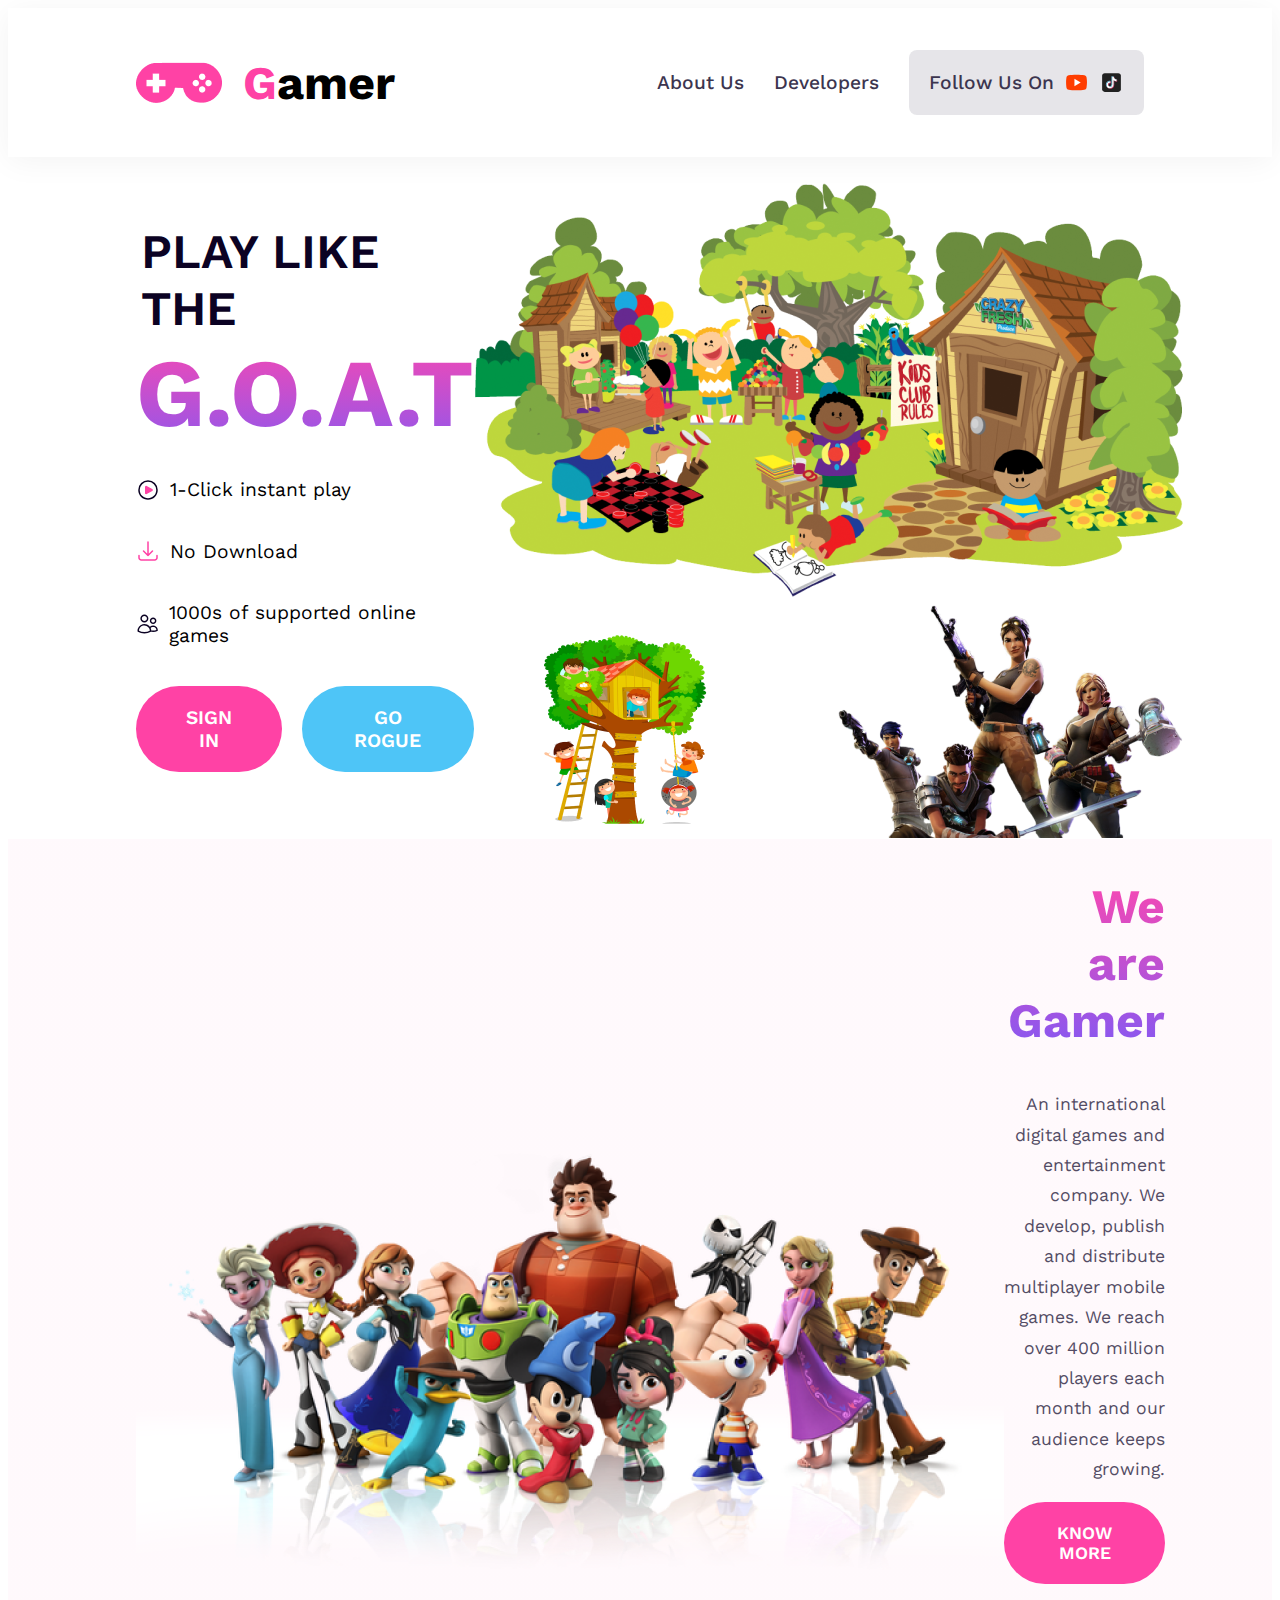
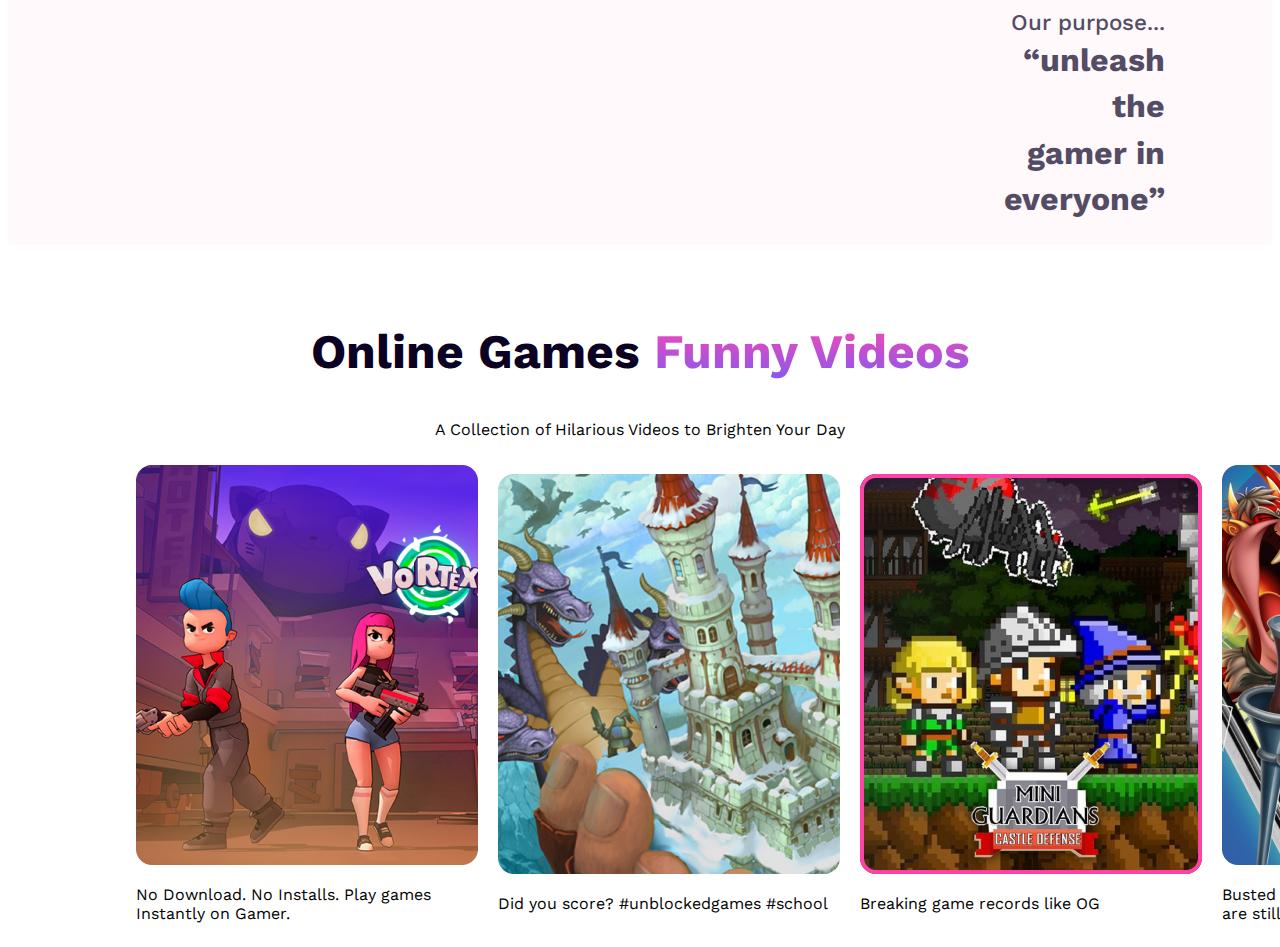
<file: main.html>
<!DOCTYPE html>
<html lang="en">
<head>
    <meta charset="UTF-8">
    <meta name="viewport" content="width=device-width, initial-scale=1.0">
    <title>Gamer Zone</title>
    <link rel="stylesheet" href="styles.css">
    <style>
        @import url('https://fonts.googleapis.com/css2?family=Work+Sans:wght@400;500;600;700;800&display=swap');
      </style>
</head>
<body>
    <!--Header Start-->
    <header>
        <!--This is Navbar Start-->
        <nav class="navbar-container">
            <div class="nav-items">
                <div class="logo">
                    <img src="./images/Frame.png" alt="" class="logo-img">
                    <h3><span class="pink-text">G</span>amer</h3>
                </div>
                <div class="menu-container">
                    <ul class="menu">
                        <li class="menu-text">About Us</li>
                        <li class="menu-text">Developers</li>
                        <li><button class="menu-text">Follow Us On <svg xmlns="http://www.w3.org/2000/svg" x="0px" y="0px" width="25" height="25" viewBox="0 0 48 48">
                            <path fill="#FF3D00" d="M43.2,33.9c-0.4,2.1-2.1,3.7-4.2,4c-3.3,0.5-8.8,1.1-15,1.1c-6.1,0-11.6-0.6-15-1.1c-2.1-0.3-3.8-1.9-4.2-4C4.4,31.6,4,28.2,4,24c0-4.2,0.4-7.6,0.8-9.9c0.4-2.1,2.1-3.7,4.2-4C12.3,9.6,17.8,9,24,9c6.2,0,11.6,0.6,15,1.1c2.1,0.3,3.8,1.9,4.2,4c0.4,2.3,0.9,5.7,0.9,9.9C44,28.2,43.6,31.6,43.2,33.9z"></path><path fill="#FFF" d="M20 31L20 17 32 24z"></path>
                            </svg> <svg xmlns="http://www.w3.org/2000/svg" x="0px" y="0px" width="25" height="25" viewBox="0 0 48 48">
                                <path fill="#212121" fill-rule="evenodd" d="M10.904,6h26.191C39.804,6,42,8.196,42,10.904v26.191 C42,39.804,39.804,42,37.096,42H10.904C8.196,42,6,39.804,6,37.096V10.904C6,8.196,8.196,6,10.904,6z" clip-rule="evenodd"></path><path fill="#ec407a" fill-rule="evenodd" d="M29.208,20.607c1.576,1.126,3.507,1.788,5.592,1.788v-4.011 c-0.395,0-0.788-0.041-1.174-0.123v3.157c-2.085,0-4.015-0.663-5.592-1.788v8.184c0,4.094-3.321,7.413-7.417,7.413 c-1.528,0-2.949-0.462-4.129-1.254c1.347,1.376,3.225,2.23,5.303,2.23c4.096,0,7.417-3.319,7.417-7.413L29.208,20.607L29.208,20.607 z M30.657,16.561c-0.805-0.879-1.334-2.016-1.449-3.273v-0.516h-1.113C28.375,14.369,29.331,15.734,30.657,16.561L30.657,16.561z M19.079,30.832c-0.45-0.59-0.693-1.311-0.692-2.053c0-1.873,1.519-3.391,3.393-3.391c0.349,0,0.696,0.053,1.029,0.159v-4.1 c-0.389-0.053-0.781-0.076-1.174-0.068v3.191c-0.333-0.106-0.68-0.159-1.03-0.159c-1.874,0-3.393,1.518-3.393,3.391 C17.213,29.127,17.972,30.274,19.079,30.832z" clip-rule="evenodd"></path><path fill="#fff" fill-rule="evenodd" d="M28.034,19.63c1.576,1.126,3.507,1.788,5.592,1.788v-3.157 c-1.164-0.248-2.194-0.856-2.969-1.701c-1.326-0.827-2.281-2.191-2.561-3.788h-2.923v16.018c-0.007,1.867-1.523,3.379-3.393,3.379 c-1.102,0-2.081-0.525-2.701-1.338c-1.107-0.558-1.866-1.705-1.866-3.029c0-1.873,1.519-3.391,3.393-3.391 c0.359,0,0.705,0.056,1.03,0.159V21.38c-4.024,0.083-7.26,3.369-7.26,7.411c0,2.018,0.806,3.847,2.114,5.183 c1.18,0.792,2.601,1.254,4.129,1.254c4.096,0,7.417-3.319,7.417-7.413L28.034,19.63L28.034,19.63z" clip-rule="evenodd"></path><path fill="#81d4fa" fill-rule="evenodd" d="M33.626,18.262v-0.854c-1.05,0.002-2.078-0.292-2.969-0.848 C31.445,17.423,32.483,18.018,33.626,18.262z M28.095,12.772c-0.027-0.153-0.047-0.306-0.061-0.461v-0.516h-4.036v16.019 c-0.006,1.867-1.523,3.379-3.393,3.379c-0.549,0-1.067-0.13-1.526-0.362c0.62,0.813,1.599,1.338,2.701,1.338 c1.87,0,3.386-1.512,3.393-3.379V12.772H28.095z M21.635,21.38v-0.909c-0.337-0.046-0.677-0.069-1.018-0.069 c-4.097,0-7.417,3.319-7.417,7.413c0,2.567,1.305,4.829,3.288,6.159c-1.308-1.336-2.114-3.165-2.114-5.183 C14.374,24.749,17.611,21.463,21.635,21.38z" clip-rule="evenodd"></path>
                                </svg></button></li>
                    </ul>
                </div>
            </div>
        </nav>
        <!--This is Navbar End-->

            <!--this is banner start-->
        <section class="hide banner-container">
            <div class="banner-content">
                    <h2 class="banner-title">PLAY LIKE THE</h2>
                    <h2 class="gradient-text">G.O.A.T</h2>
                    <div class="banner-ul">
                        <svg xmlns="http://www.w3.org/2000/svg" width="24" height="24" viewBox="0 0 24 24" fill="none">
                        <path d="M21 12C21 13.1819 20.7672 14.3522 20.3149 15.4442C19.8626 16.5361 19.1997 17.5282 18.364 18.364C17.5282 19.1997 16.5361 19.8626 15.4442 20.3149C14.3522 20.7672 13.1819 21 12 21C10.8181 21 9.64778 20.7672 8.55585 20.3149C7.46392 19.8626 6.47177 19.1997 5.63604 18.364C4.80031 17.5282 4.13738 16.5361 3.68508 15.4442C3.23279 14.3522 3 13.1819 3 12C3 9.61305 3.94821 7.32387 5.63604 5.63604C7.32387 3.94821 9.61305 3 12 3C14.3869 3 16.6761 3.94821 18.364 5.63604C20.0518 7.32387 21 9.61305 21 12Z" stroke="#0B0223" stroke-width="1.5" stroke-linecap="round" stroke-linejoin="round"/>
                        <path d="M15.91 11.672C15.9686 11.7044 16.0174 11.752 16.0513 11.8097C16.0853 11.8673 16.1032 11.9331 16.1032 12C16.1032 12.0669 16.0853 12.1327 16.0513 12.1903C16.0174 12.248 15.9686 12.2955 15.91 12.328L10.307 15.441C10.2499 15.4727 10.1855 15.4889 10.1202 15.4881C10.0549 15.4873 9.99099 15.4694 9.93472 15.4363C9.87845 15.4031 9.8318 15.3559 9.79941 15.2992C9.76701 15.2425 9.74998 15.1783 9.75 15.113V8.887C9.75 8.601 10.057 8.421 10.307 8.56L15.91 11.672Z" fill="url(#paint0_linear_61_274)" stroke="url(#paint1_linear_61_274)" stroke-width="1.5" stroke-linecap="round" stroke-linejoin="round"/>
                        <defs>
                        <linearGradient id="paint0_linear_61_274" x1="10.5844" y1="11.9992" x2="15.3371" y2="11.9992" gradientUnits="userSpaceOnUse">
                            <stop stop-color="#FF42A5"/>
                            <stop offset="1" stop-color="#FF42A5"/>
                        </linearGradient>
                        <linearGradient id="paint1_linear_61_274" x1="10.5844" y1="11.9992" x2="15.3371" y2="11.9992" gradientUnits="userSpaceOnUse">
                            <stop stop-color="#FF42A5"/>
                            <stop offset="1" stop-color="#FF42A5"/>
                        </linearGradient>
                        </defs>
                        </svg>
                        <p>1-Click instant play</p>
                    </div>
                    <div class="banner-ul">
                        <svg xmlns="http://www.w3.org/2000/svg" width="24" height="24" viewBox="0 0 24 24" fill="none">
                    <path d="M3 16.5V18.75C3 19.3467 3.23705 19.919 3.65901 20.341C4.08097 20.7629 4.65326 21 5.25 21H18.75C19.3467 21 19.919 20.7629 20.341 20.341C20.7629 19.919 21 19.3467 21 18.75V16.5M16.5 12L12 16.5M12 16.5L7.5 12M12 16.5V3" stroke="url(#paint0_linear_61_286)" stroke-width="1.5" stroke-linecap="round" stroke-linejoin="round"/>
                    <defs>
                    <linearGradient id="paint0_linear_61_286" x1="5.36416" y1="11.9976" x2="18.8295" y2="11.9976" gradientUnits="userSpaceOnUse">
                        <stop stop-color="#FF42A5"/>
                        <stop offset="1" stop-color="#FF42A5"/>
                    </linearGradient>
                    </defs>
                        </svg>
                        <p>No Download</p>
                    </div>
                    <div class="banner-ul">
                        <svg xmlns="http://www.w3.org/2000/svg" width="24" height="24" viewBox="0 0 24 24" fill="none">
                            <path d="M15 19.128C15.853 19.3757 16.7368 19.5009 17.625 19.5C19.0534 19.5021 20.4633 19.1764 21.746 18.548C21.7839 17.6517 21.5286 16.7675 21.0188 16.0293C20.509 15.2912 19.7724 14.7394 18.9207 14.4575C18.0691 14.1757 17.1487 14.1791 16.2992 14.4674C15.4497 14.7557 14.7173 15.313 14.213 16.055M15 19.128V19.125C15 18.012 14.714 16.965 14.213 16.055M15 19.128V19.234C13.0755 20.3931 10.8706 21.0038 8.62402 21C6.29302 21 4.11202 20.355 2.25002 19.234L2.24902 19.125C2.24826 17.7095 2.71864 16.3339 3.58601 15.2153C4.45338 14.0966 5.6684 13.2984 7.03951 12.9466C8.41063 12.5948 9.85985 12.7093 11.1587 13.2721C12.4575 13.8349 13.5321 14.814 14.213 16.055M12 6.375C12 7.27011 11.6444 8.12855 11.0115 8.76149C10.3786 9.39442 9.52013 9.75 8.62502 9.75C7.72992 9.75 6.87147 9.39442 6.23854 8.76149C5.6056 8.12855 5.25002 7.27011 5.25002 6.375C5.25002 5.47989 5.6056 4.62145 6.23854 3.98851C6.87147 3.35558 7.72992 3 8.62502 3C9.52013 3 10.3786 3.35558 11.0115 3.98851C11.6444 4.62145 12 5.47989 12 6.375ZM20.25 8.625C20.25 9.32119 19.9735 9.98887 19.4812 10.4812C18.9889 10.9734 18.3212 11.25 17.625 11.25C16.9288 11.25 16.2612 10.9734 15.7689 10.4812C15.2766 9.98887 15 9.32119 15 8.625C15 7.92881 15.2766 7.26113 15.7689 6.76884C16.2612 6.27656 16.9288 6 17.625 6C18.3212 6 18.9889 6.27656 19.4812 6.76884C19.9735 7.26113 20.25 7.92881 20.25 8.625Z" stroke="#0B0223" stroke-width="1.5" stroke-linecap="round" stroke-linejoin="round"/>
                        </svg>
                        <p>1000s of supported online games</p>
                    </div>
                    <div class="banner-btn">
                        <button class="purple-btn">SIGN IN</button>
                        <button class="skyblue-btn">GO ROGUE</button>
                    </div>
            </div>
            <img src="./images/Group 18.png" alt="" class="banner-img">
        </section>
           <!--This is Banner End-->
    </header>
    <!--Header End-->
    
    <!--Main Start-->
    <main>
        <!--We are gamer section Start-->
        <section class="we-are-gamer-container">
            <img src="./images/pngwing 4.png" alt="" class="gamer-img">
            <div class="gamer-content">
                <h2 class="gamer-title">We are Gamer</h2>
                <p class="gamer-paragraph1">An international digital games and entertainment company. We develop, publish and distribute multiplayer mobile games. We reach over 400 million players each month and our audience keeps growing.</p>
                <button class="gamer-btn">KNOW MORE</button>
                <p class="gamer-paragraph2">Our purpose... <br> <span class="unleash">“unleash the gamer in everyone”</span></p>
            </div>
        </section>
        <!--We are gamer section End-->

        <!--Online Games section Start-->
        <section class="online-games">
            <h2 class="online-games-title">Online Games <span class="gamer-title">Funny Videos</span></h2>
            <p style="text-align: center; padding-bottom: 10px;">A Collection of Hilarious Videos to Brighten Your Day</p>
            <div class="games-items-container">
                <div class="games-items">
                    <img src="./images/Rectangle 4.png" alt="">
                    <p class="games-paragraph">No Download. No Installs. Play games Instantly on Gamer.</p>
                </div>
                <div class="games-items">
                    <img src="./images/Rectangle 5.png" alt="">
                    <p class="games-paragraph">Did you score? #unblockedgames #school</p>
                </div>
                <div class="games-items">
                    <img src="./images/Rectangle 7.png" alt="" class="active-game">
                    <p class="games-paragraph">Breaking game records like OG</p>
                </div>
                <div class="games-items">
                    <img src="./images/Rectangle 6.png" alt="">
                    <p class="games-paragraph">Busted gaming on school laptop, but you are still lit.</p>
                </div>
            </div>
        </section>
    </main>
</body>
</html>
</file>
<file: styles.css>
/* Global Styles */
*{
    font-family: 'Work Sans', sans-serif;
}

.purple-btn{
    color: #FFF;
    font-size: 1.2rem;
    font-weight: 600;
    text-transform: uppercase;
    padding: 20px 40px;
    border-style: none;
    border-radius: 48px;
    background: linear-gradient(90deg, #FF42A5 0%, #FF42A5 100%);
}

/* body{
    margin: 0;
} */

/* navbar styles */

.navbar-container{
    background: #FFF;
    box-shadow: 0px 4px 30px 0px rgba(0, 0, 0, 0.05);
    padding-left: 10vw;
    padding-right: 10vw;
}

.nav-items{
    display: flex;
    justify-content: space-between;
    align-items: center;
}

.logo{
    display: flex;
    justify-content: center;
    gap: 20px;
    align-items: center;
    font-size: 2.5rem;
}

.pink-text{
    color: #FF42A5;
}

.menu{
    display: flex;
    gap: 30px;
    list-style: none;
    align-items: center;
    padding: 0;
}

.menu-text{
    color: #3C354F;
    text-align: center;
    font-size: 1.2rem;
    font-weight: 500;
}
button{
    display: flex;
    gap: 10px;
    align-items: center;
    padding: 20px;
    border-radius: 8px;
    border-style: none;
    background: rgba(11, 2, 35, 0.10);
}


/* banner styles */

.banner-container{
    display: flex;
    justify-content: space-between;
    align-items: center;
    /* background-image: url('./images/Group\ 14.png');
    background-repeat: no-repeat;
    background-position: top left; */
    padding-left: 10vw;
    padding-right: 10vw;
    
}

.banner-title{
    color: #0B0223;
    font-size: 3rem;
    font-weight: 600;
    margin: 0;
    padding-left: 5px;
}

.gradient-text{
    background: linear-gradient(180deg, #F948B2 0%, #8758F1 100%);
    background-clip: text;
    -webkit-background-clip: text;
    -webkit-text-fill-color: transparent;
    font-size: 6rem;
    padding-bottom: 10px;
    margin: 0;
}

.banner-ul{
    display: flex;
    gap: 10px;
    justify-content: flex-start;
    align-items: center;
    font-size: 1.2rem;
}
.banner-btn{
    display: flex;
    gap: 20px;
    padding-top: 20px;
}

.skyblue-btn{
    color: #FFF;
    font-size: 1.2rem;
    font-weight: 600;
    text-transform: uppercase;
    padding: 20px 40px;
    border-style: none;
    border-radius: 48px;
    background: #4EC5F7;
}

/* .hide{
    visibility: hidden;
} */

/* Main section styles - We are Gamer */

.we-are-gamer-container{
    display: flex;
    justify-content: space-between;
    align-items: center;
    padding-left: 10vw;
    padding-right: 10vw;
    background: linear-gradient(90deg, rgba(255, 66, 165, 0.03) 0%, rgba(255, 66, 165, 0.03) 100%);
}
.gamer-title{
    /* text-align: right; */
    font-size: 3rem;
    font-weight: 700;
    background: linear-gradient(180deg, #F948B2 0%, #8758F1 100%);
    background-clip: text;
    -webkit-background-clip: text;
    -webkit-text-fill-color: transparent;
}
.gamer-paragraph1{
    color: #534C64;
    /* text-align: right; */
    font-size: 1.1rem;
    font-weight: 400;
    color: #534C64;
    line-height: 1.9rem;
}

.gamer-btn{
    display: inline-flex;
    padding: 21px 40px;
    align-items: flex-start;
    gap: 10px;
    border-radius: 48px;
    background: linear-gradient(90deg, #FF42A5 0%, #FF42A5 100%);
    color: #FFF;
    font-size: 1.1rem;
    font-weight: 600;
    text-transform: uppercase;
}
.gamer-paragraph2{
    color: #534C64;
    /* text-align: right; */
    font-size: 1.4rem;
    font-weight: 500;
    line-height: 1.9rem;
}
.unleash{
    color: #534C64;
    font-size: 2rem;
    font-weight: 700;
    line-height: 2.9rem;
}
.gamer-content{
    text-align: right;
    width: max-content;
}

/* Online Games section styles */
.online-games-title{
    color: #0B0223;
    text-align: center;
    font-size: 3rem;
    font-style: normal;
    font-weight: 700;
    line-height: normal;
    padding-top: 3vw;
}
.games-items-container{
    display: flex;
    gap: 20px;
    justify-content: space-evenly;
    align-items: center;
    padding-left: 10vw;
    padding-right: 10vw;
}
.games-items{
    width: min-content;
}
.active-game{
    border-radius: 16px;
    background: linear-gradient(0deg, rgba(0, 0, 0, 0.60) 0%, rgba(0, 0, 0, 0.60) 100%), lightgray 50% / cover no-repeat;
}
@media screen and (max-width: 576px) {
    
    .nav-items, .menu{
        flex-direction: column;
        justify-content: center;
        align-items: center;
        /* border: 1px solid #0B0223; */
    }

    .menu-text{
        font-size: 1rem;
    }
    .logo{
        font-size: 2rem;
    }
    .navbar-container{
        background: none;
        box-shadow: none;
    }

    .banner-container{
        flex-direction: column-reverse;
        gap: 50px;
        justify-content: center;
        align-items: center;
        background-size: contain;
        background-position: bottom;
    }

    .banner-img{
        width: 400px;
        height: 400px;
    }
   
    .banner-title{
        font-size: 1rem;
    }
    .gradient-text{
        font-size: 2rem;
    }
    .skyblue-btn{
        font-size: .6rem;
        padding: 10px 20px;
    }
    .purple-btn{
        font-size: .6rem;
        padding: 10px 20px;
    }

    .banner-ul{
        font-size: .6rem;
    }

    .banner-content{
        background-image: url('./images/Group\ 14.png');
        background-size: contain;
        padding: 70px 100px 110px 100px;
    }

    .we-are-gamer-container{
        flex-direction: column;
        align-items: center;
        background: none;
    }
    .gamer-img{
        width: 600px;
        height: 400px;
    }
    .gamer-content{
        text-align: center;
        width: fit-content;
    }
}

@media screen and (min-width: 577px) and (max-width: 820px) {
    .nav-items{
        flex-direction: column;
        justify-content: center;
        align-items: center;
        /* border: 1px solid #0B0223; */
    }
    .navbar-container{
        background: none;
        box-shadow: none;
        padding-left: 5vw;
        padding-right: 5vw;
    }

    .menu-text{
        font-size: .8rem;
    }
    .logo{
        font-size: 1rem;
    }
    button{
        padding: 1.2vw;
        font-size: .5rem;
    }
}
</file>
